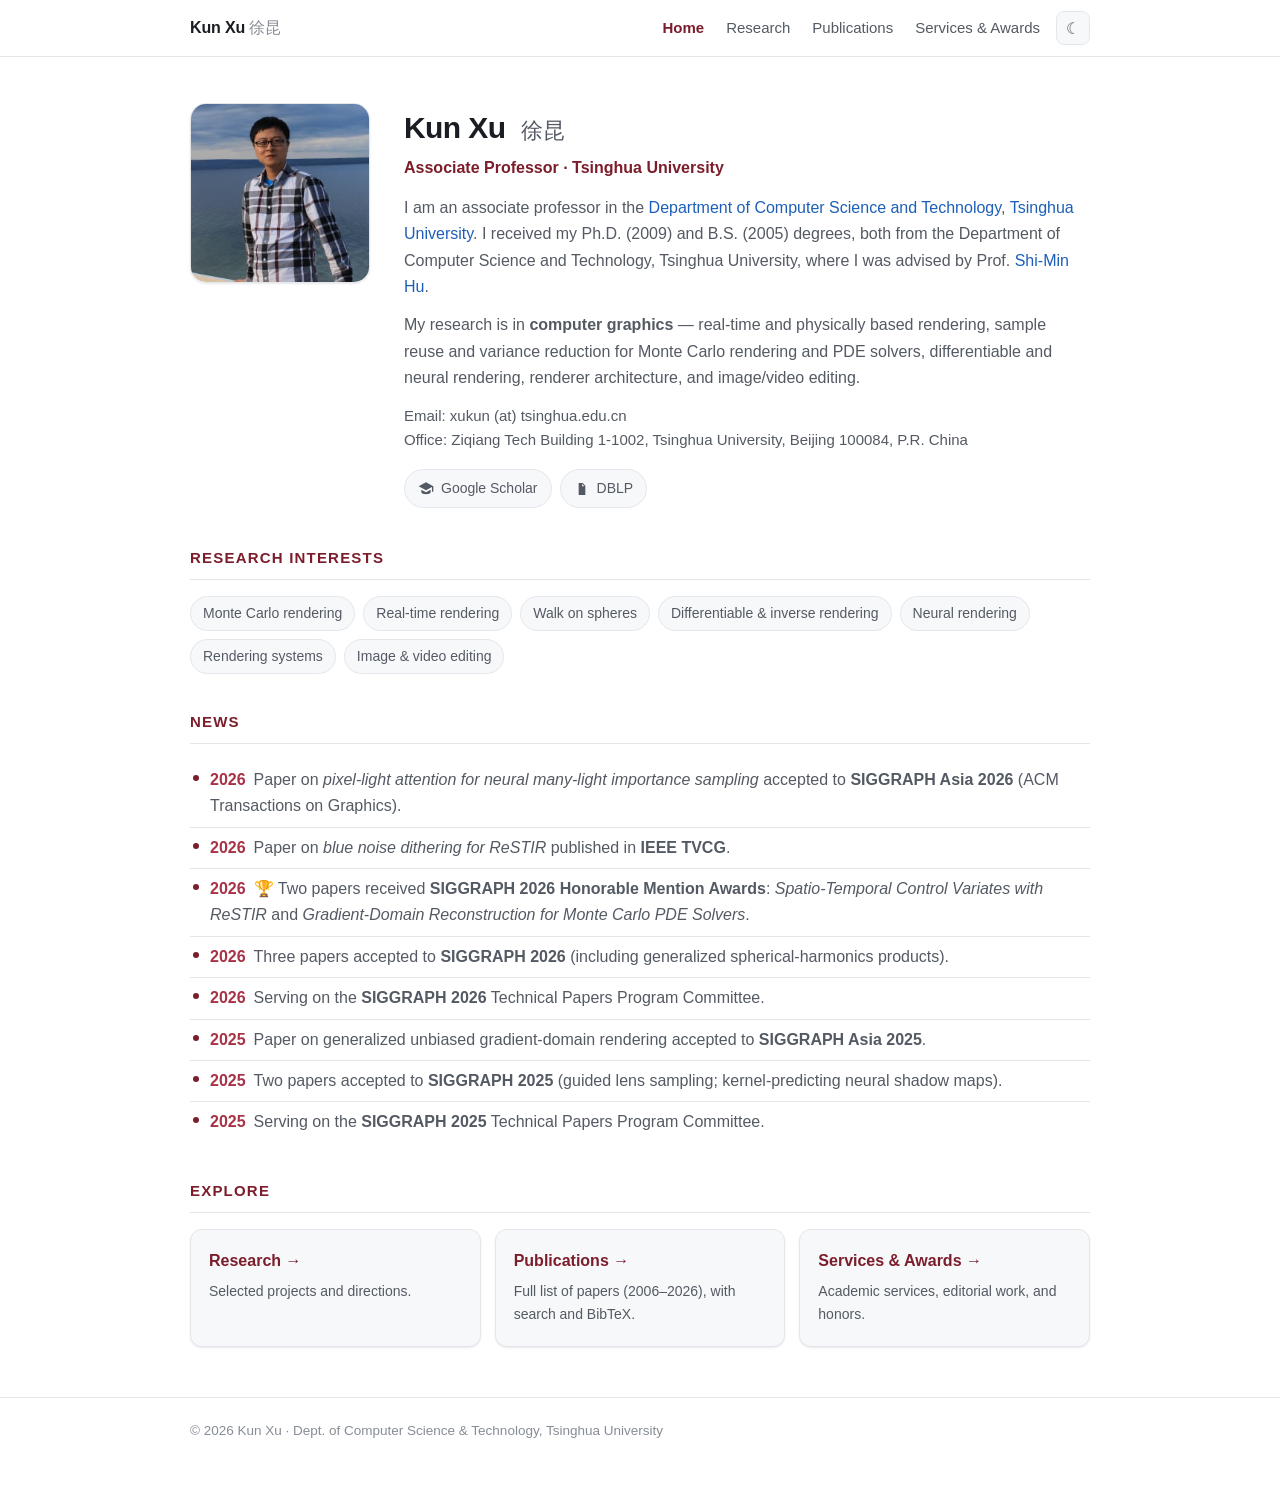
<file: index.html>
<!DOCTYPE html>
<html lang="en">
<head>
  <meta charset="utf-8">
  <meta name="viewport" content="width=device-width, initial-scale=1">
  <title>Kun Xu — Tsinghua University</title>
  <meta name="description" content="Kun Xu (徐昆), Associate Professor, Department of Computer Science and Technology, Tsinghua University. Real-time rendering, differentiable & Monte Carlo rendering, gradient-domain rendering, image & video editing.">
  <link rel="icon" href="assets/img/photo.jpg">
  <link rel="stylesheet" href="assets/css/style.css">
</head>
<body>
  <header class="hero">
    <div class="wrap hero-grid">
      <img class="hero-photo" src="assets/img/photo.jpg" alt="Kun Xu">
      <div>
        <h1>Kun Xu <span class="cn">徐昆</span></h1>
        <p class="role">Associate Professor · Tsinghua University</p>
        <p>
          I am an associate professor in the
          <a href="https://www.cs.tsinghua.edu.cn/csen/" target="_blank" rel="noopener">Department of Computer
          Science and Technology</a>, <a href="https://www.tsinghua.edu.cn/en/" target="_blank" rel="noopener">Tsinghua
          University</a>. I received my Ph.D. (2009) and B.S. (2005) degrees, both from the Department of Computer Science
          and Technology, Tsinghua University, where I was advised by Prof.
          <a href="https://cg.cs.tsinghua.edu.cn/prof_hu.htm" target="_blank" rel="noopener">Shi-Min Hu</a>.
        </p>
        <p>
          My research is in <strong>computer graphics</strong> — real-time and physically based rendering,
          sample reuse and variance reduction for Monte Carlo rendering and PDE solvers, differentiable and
          neural rendering, renderer architecture, and image/video editing.
        </p>
        <p class="contact">
          Email: xukun (at) tsinghua.edu.cn<br>
          Office: Ziqiang Tech Building 1-1002, Tsinghua University, Beijing 100084, P.R. China
        </p>

        <div class="iconrow">
          <a href="https://scholar.google.com/citations?user=W2XJUmUAAAAJ" target="_blank" rel="noopener">
            <svg viewBox="0 0 24 24" aria-hidden="true"><path d="M12 2 1 8l11 6 9-4.9V16h2V8L12 2ZM5 13.2V17c0 1.7 3.1 3 7 3s7-1.3 7-3v-3.8l-7 3.8-7-3.8Z"/></svg>
            Google Scholar
          </a>
          <a href="https://dblp.org/pid/29/6948-3" target="_blank" rel="noopener">
            <svg viewBox="0 0 24 24" aria-hidden="true"><path d="M7 3h6l4 4v14H7V3Zm5 1.5V8h3.5L12 4.5ZM9 11h6v1.5H9V11Zm0 3h6v1.5H9V14Z"/></svg>
            DBLP
          </a>
        </div>
      </div>
    </div>
  </header>

  <main class="wrap">
    <section id="research-interests">
      <h2 class="sec">Research Interests</h2>
      <div class="chips">
        <span class="chip">Monte Carlo rendering</span>
        <span class="chip">Real-time rendering</span>
        <span class="chip">Walk on spheres</span>
        <span class="chip">Differentiable &amp; inverse rendering</span>
        <span class="chip">Neural rendering</span>
        <span class="chip">Rendering systems</span>
        <span class="chip">Image &amp; video editing</span>
      </div>
    </section>

    <section id="news">
      <h2 class="sec">News</h2>
      <ul class="plain">
        <li><span class="news-date">2026</span>Paper on <em>pixel-light attention for neural many-light importance sampling</em> accepted to <strong>SIGGRAPH Asia 2026</strong> (ACM Transactions on Graphics).</li>
        <li><span class="news-date">2026</span>Paper on <em>blue noise dithering for ReSTIR</em> published in <strong>IEEE TVCG</strong>.</li>
        <li><span class="news-date">2026</span>🏆 Two papers received <strong>SIGGRAPH 2026 Honorable Mention Awards</strong>: <em>Spatio-Temporal Control Variates with ReSTIR</em> and <em>Gradient-Domain Reconstruction for Monte Carlo PDE Solvers</em>.</li>
        <li><span class="news-date">2026</span>Three papers accepted to <strong>SIGGRAPH 2026</strong> (including generalized spherical-harmonics products).</li>
        <li><span class="news-date">2026</span>Serving on the <strong>SIGGRAPH 2026</strong> Technical Papers Program Committee.</li>
        <li><span class="news-date">2025</span>Paper on generalized unbiased gradient-domain rendering accepted to <strong>SIGGRAPH Asia 2025</strong>.</li>
        <li><span class="news-date">2025</span>Two papers accepted to <strong>SIGGRAPH 2025</strong> (guided lens sampling; kernel-predicting neural shadow maps).</li>
        <li><span class="news-date">2025</span>Serving on the <strong>SIGGRAPH 2025</strong> Technical Papers Program Committee.</li>
      </ul>
    </section>

    <section id="explore">
      <h2 class="sec">Explore</h2>
      <div class="cards">
        <a class="card" href="research.html">
          <span class="card-title">Research →</span>
          <span class="card-desc">Selected projects and directions.</span>
        </a>
        <a class="card" href="publications.html">
          <span class="card-title">Publications →</span>
          <span class="card-desc">Full list of papers (2006–2026), with search and BibTeX.</span>
        </a>
        <a class="card" href="awards.html">
          <span class="card-title">Services &amp; Awards →</span>
          <span class="card-desc">Academic services, editorial work, and honors.</span>
        </a>
      </div>
    </section>
  </main>

  <script src="assets/js/site.js"></script>
</body>
</html>
</file>
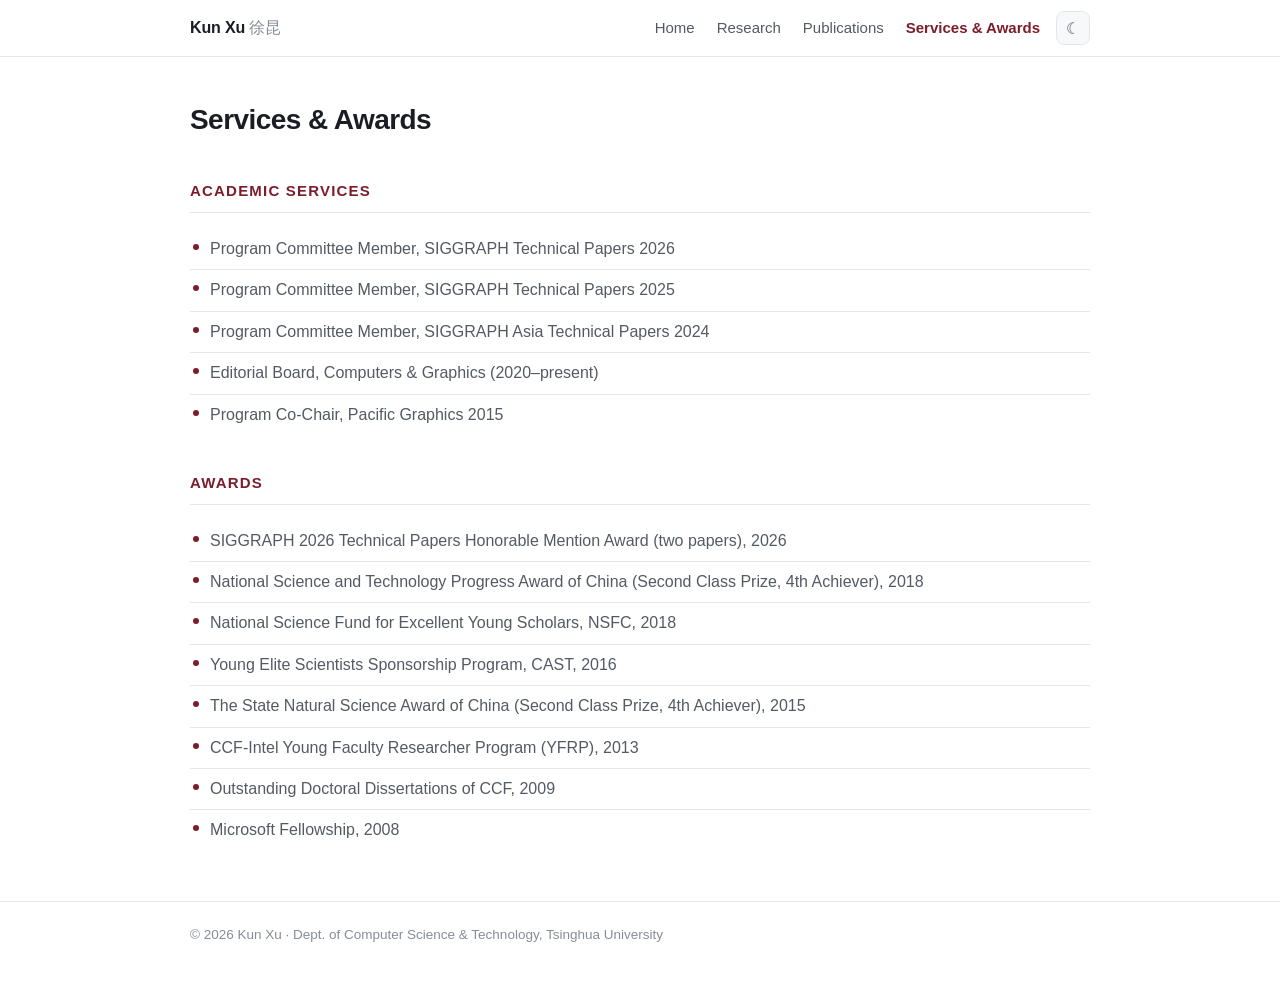
<file: awards.html>
<!DOCTYPE html>
<html lang="en">
<head>
  <meta charset="utf-8">
  <meta name="viewport" content="width=device-width, initial-scale=1">
  <title>Services &amp; Awards — Kun Xu</title>
  <meta name="description" content="Academic services and awards of Kun Xu (徐昆), Tsinghua University.">
  <link rel="icon" href="assets/img/photo.jpg">
  <link rel="stylesheet" href="assets/css/style.css">
</head>
<body>
  <main class="wrap">
    <header class="page-head">
      <h1>Services &amp; Awards</h1>
    </header>

    <section id="services">
      <h2 class="sec">Academic Services</h2>
      <ul class="plain">
        <li>Program Committee Member, SIGGRAPH Technical Papers 2026</li>
        <li>Program Committee Member, SIGGRAPH Technical Papers 2025</li>
        <li>Program Committee Member, SIGGRAPH Asia Technical Papers 2024</li>
        <li>Editorial Board, Computers &amp; Graphics (2020–present)</li>
        <li>Program Co-Chair, Pacific Graphics 2015</li>
      </ul>
    </section>

    <section id="awards">
      <h2 class="sec">Awards</h2>
      <ul class="plain">
        <li>SIGGRAPH 2026 Technical Papers Honorable Mention Award (two papers), 2026</li>
        <li>National Science and Technology Progress Award of China (Second Class Prize, 4th Achiever), 2018</li>
        <li>National Science Fund for Excellent Young Scholars, NSFC, 2018</li>
        <li>Young Elite Scientists Sponsorship Program, CAST, 2016</li>
        <li>The State Natural Science Award of China (Second Class Prize, 4th Achiever), 2015</li>
        <li>CCF-Intel Young Faculty Researcher Program (YFRP), 2013</li>
        <li>Outstanding Doctoral Dissertations of CCF, 2009</li>
        <li>Microsoft Fellowship, 2008</li>
      </ul>
    </section>
  </main>

  <script src="assets/js/site.js"></script>
</body>
</html>
</file>
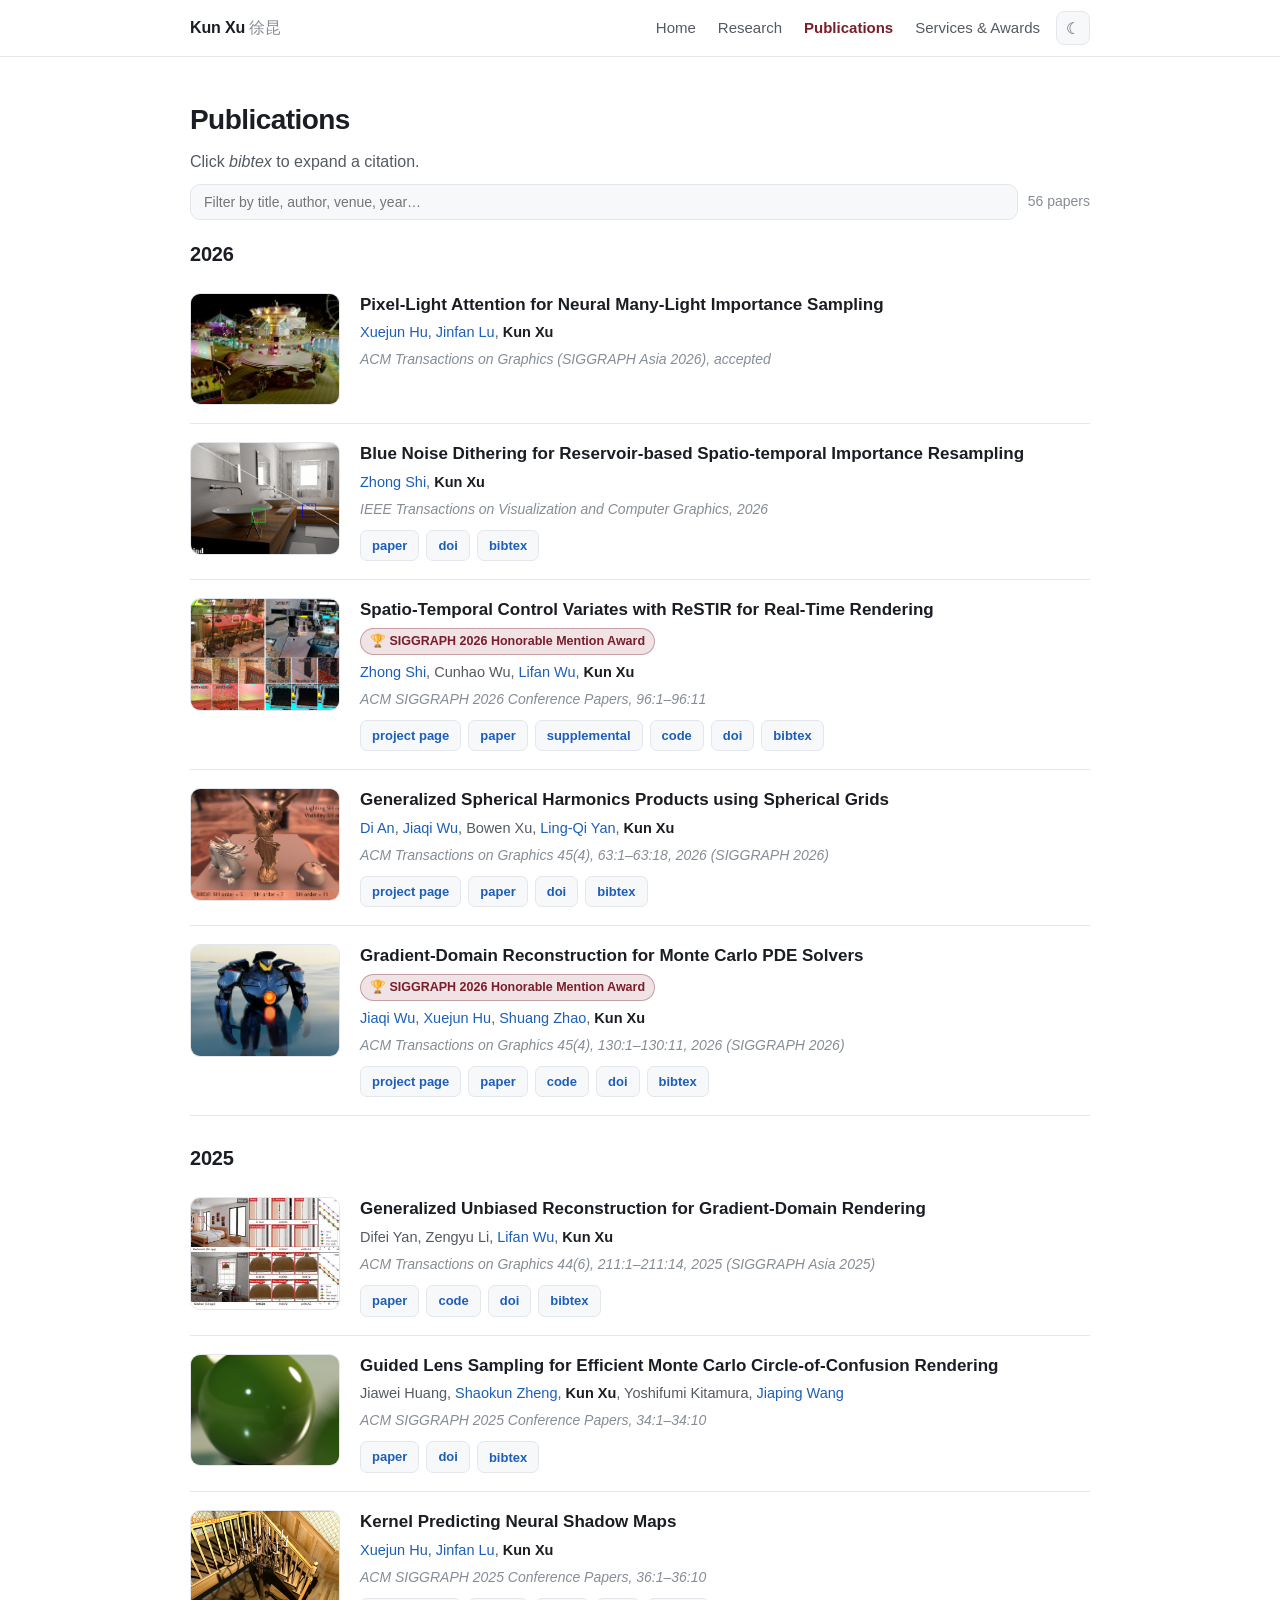
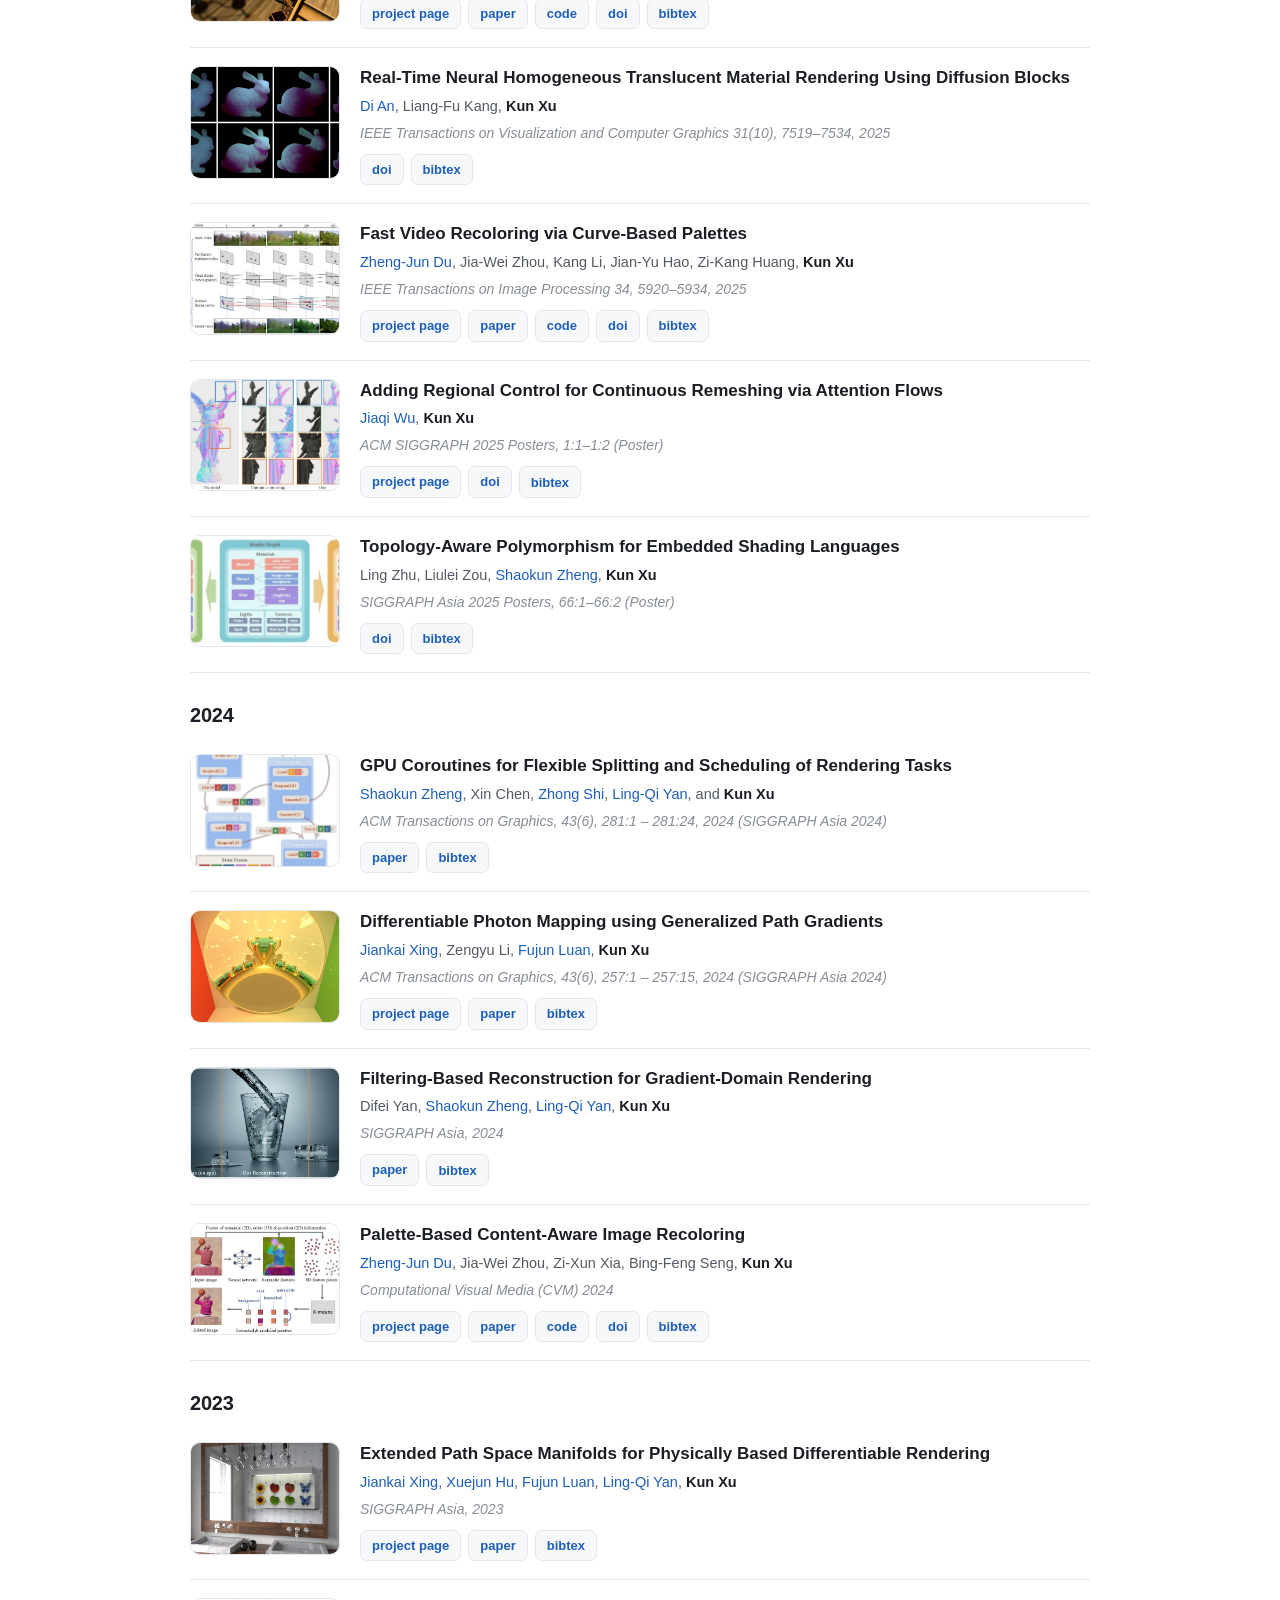
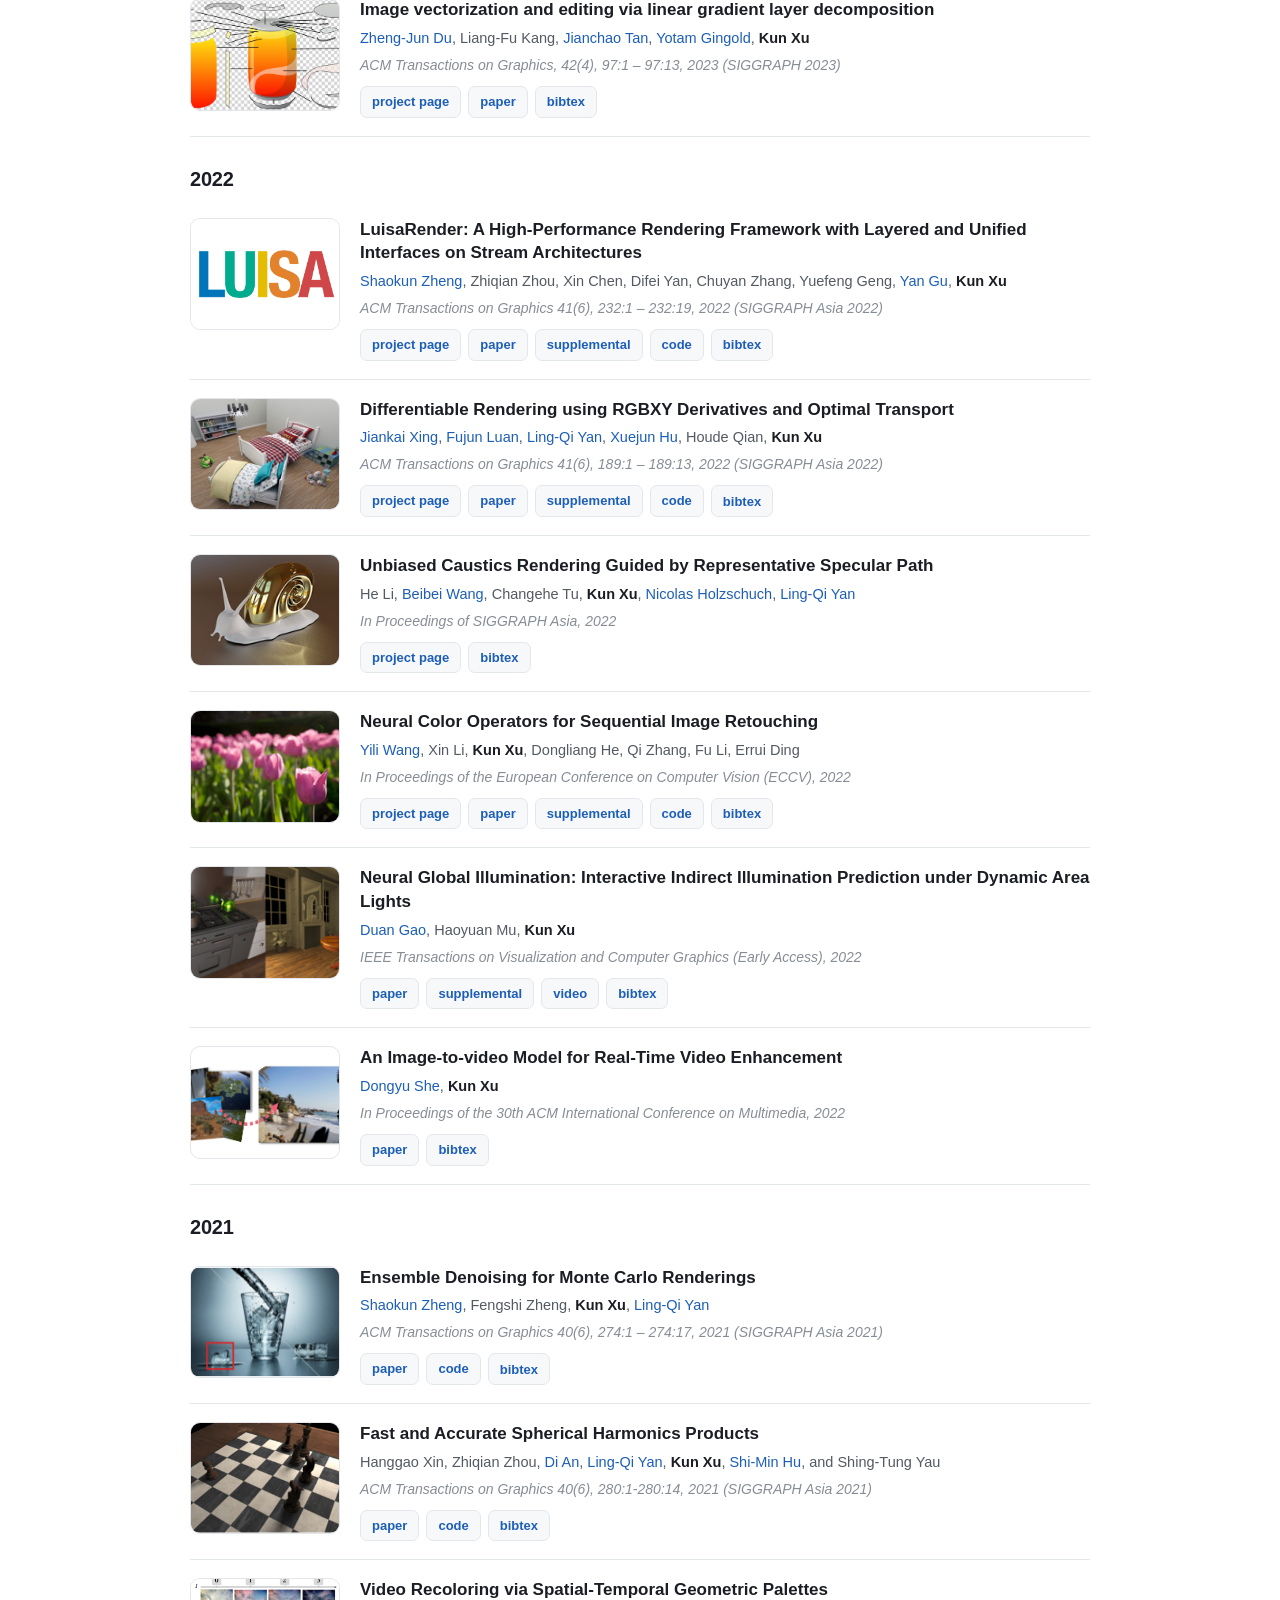
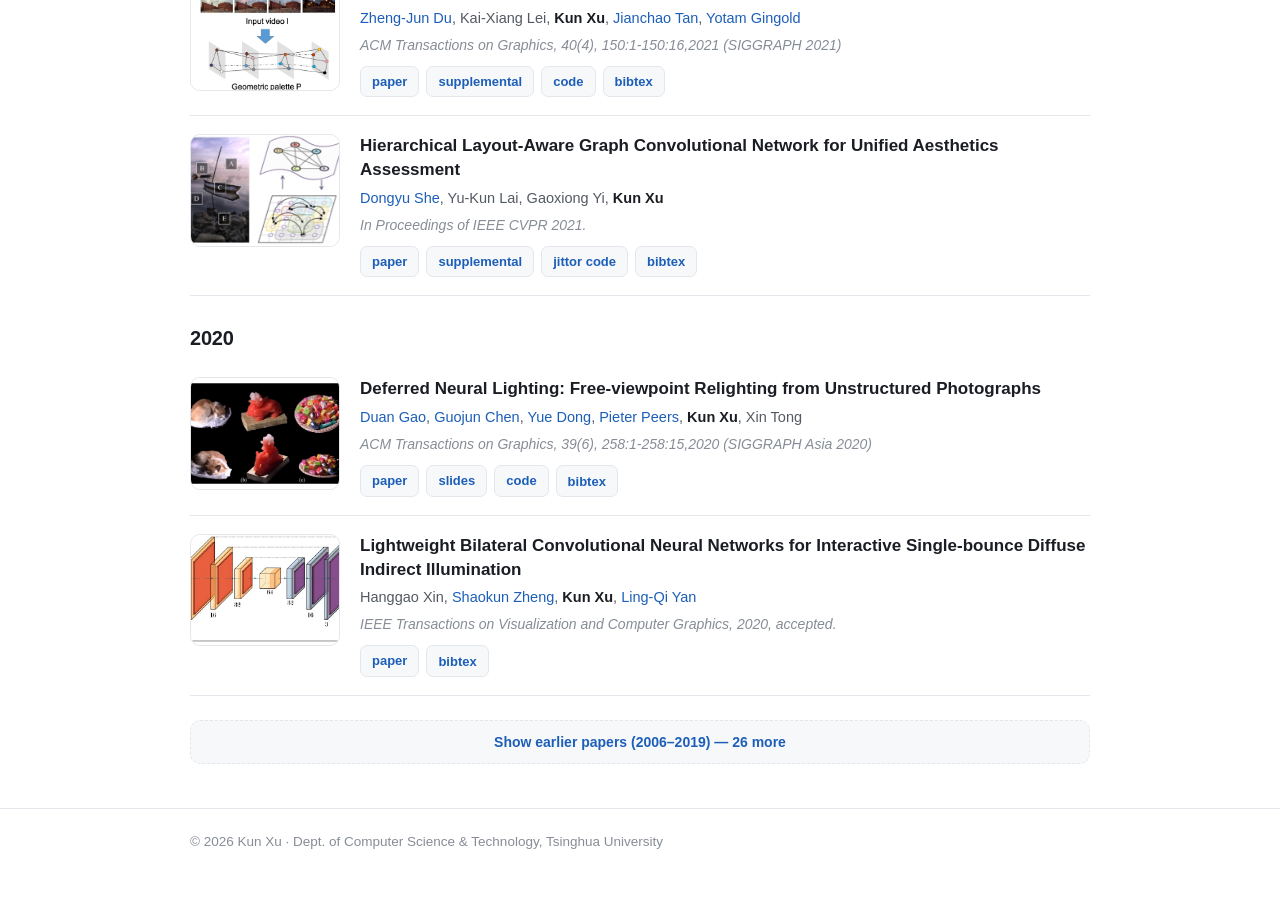
<file: publications.html>
<!DOCTYPE html>
<html lang="en">
<head>
  <meta charset="utf-8">
  <meta name="viewport" content="width=device-width, initial-scale=1">
  <title>Publications — Kun Xu</title>
  <meta name="description" content="Full list of publications by Kun Xu (徐昆), Tsinghua University — computer graphics, rendering, and image/video editing.">
  <link rel="icon" href="assets/img/photo.jpg">
  <link rel="stylesheet" href="assets/css/style.css">
</head>
<body>
  <main class="wrap">
    <header class="page-head">
      <h1>Publications</h1>
      <p class="page-sub">Click <em>bibtex</em> to expand a citation.</p>
    </header>

    <div class="pub-toolbar">
      <input id="pubSearch" type="search" placeholder="Filter by title, author, venue, year…" aria-label="Filter publications">
      <span class="pub-count" id="pubCount"></span>
    </div>
    <div id="pubList"><p style="color:var(--text-faint)">Loading publications…</p></div>
  </main>

  <script src="assets/js/site.js"></script>
  <script src="assets/js/publications.js"></script>
</body>
</html>
</file>
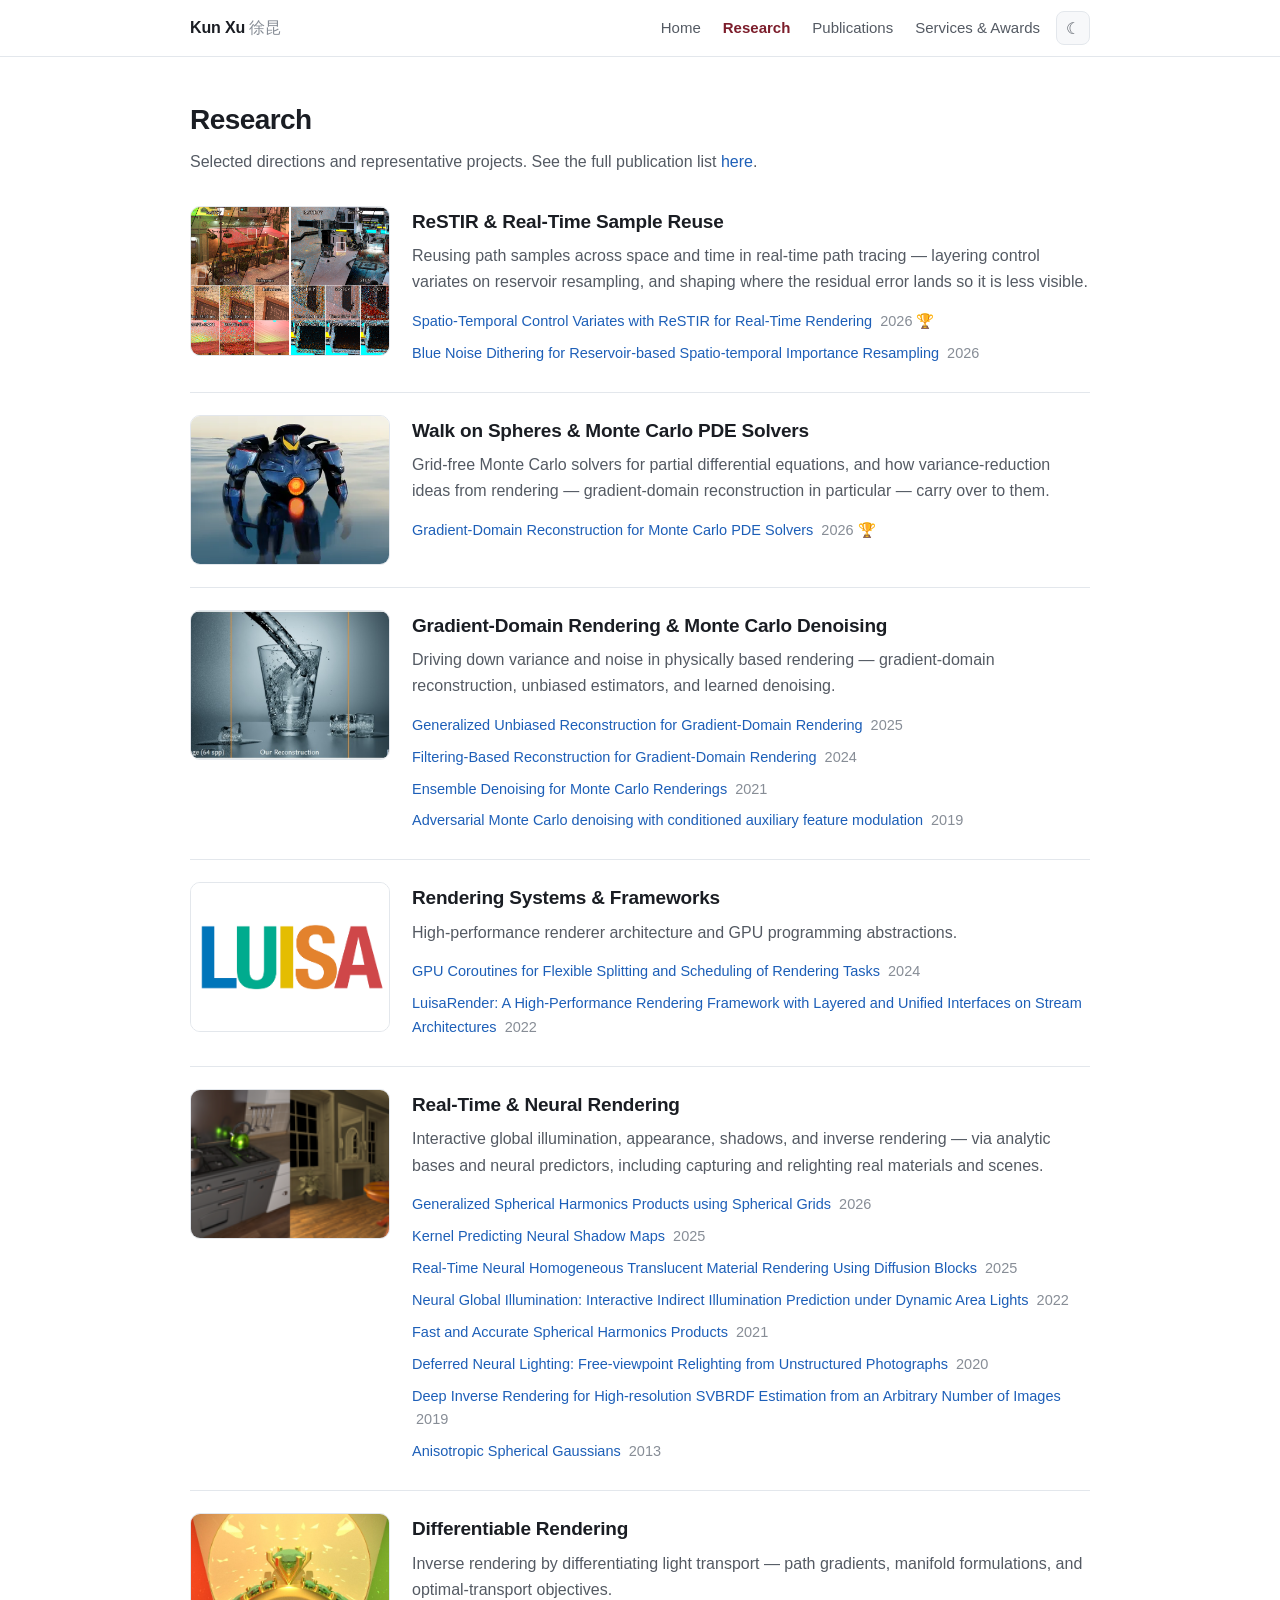
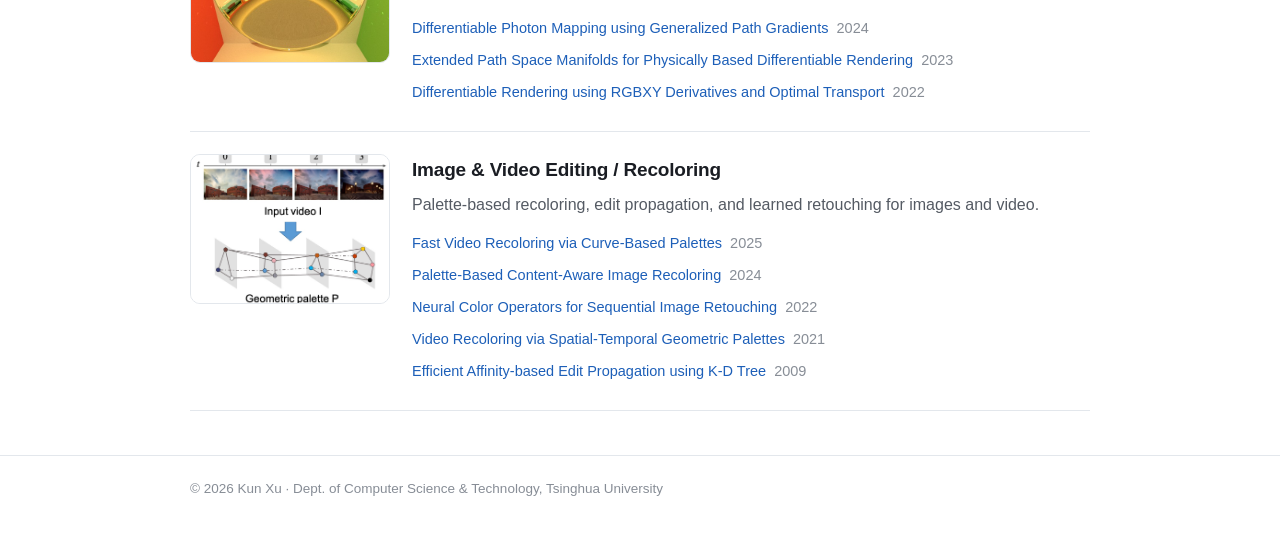
<file: research.html>
<!DOCTYPE html>
<html lang="en">
<head>
  <meta charset="utf-8">
  <meta name="viewport" content="width=device-width, initial-scale=1">
  <title>Research — Kun Xu</title>
  <meta name="description" content="Research directions of Kun Xu (徐昆), Tsinghua University — gradient-domain and Monte Carlo rendering, differentiable rendering, neural rendering, image & video editing.">
  <link rel="icon" href="assets/img/photo.jpg">
  <link rel="stylesheet" href="assets/css/style.css">
</head>
<body>
  <main class="wrap">
    <header class="page-head">
      <h1>Research</h1>
      <p class="page-sub">Selected directions and representative projects. See the full publication list <a href="publications.html">here</a>.</p>
    </header>
    <div id="themes"><p style="color:var(--text-faint)">Loading…</p></div>
  </main>

  <script src="assets/js/site.js"></script>
  <script src="assets/js/research.js"></script>
</body>
</html>
</file>
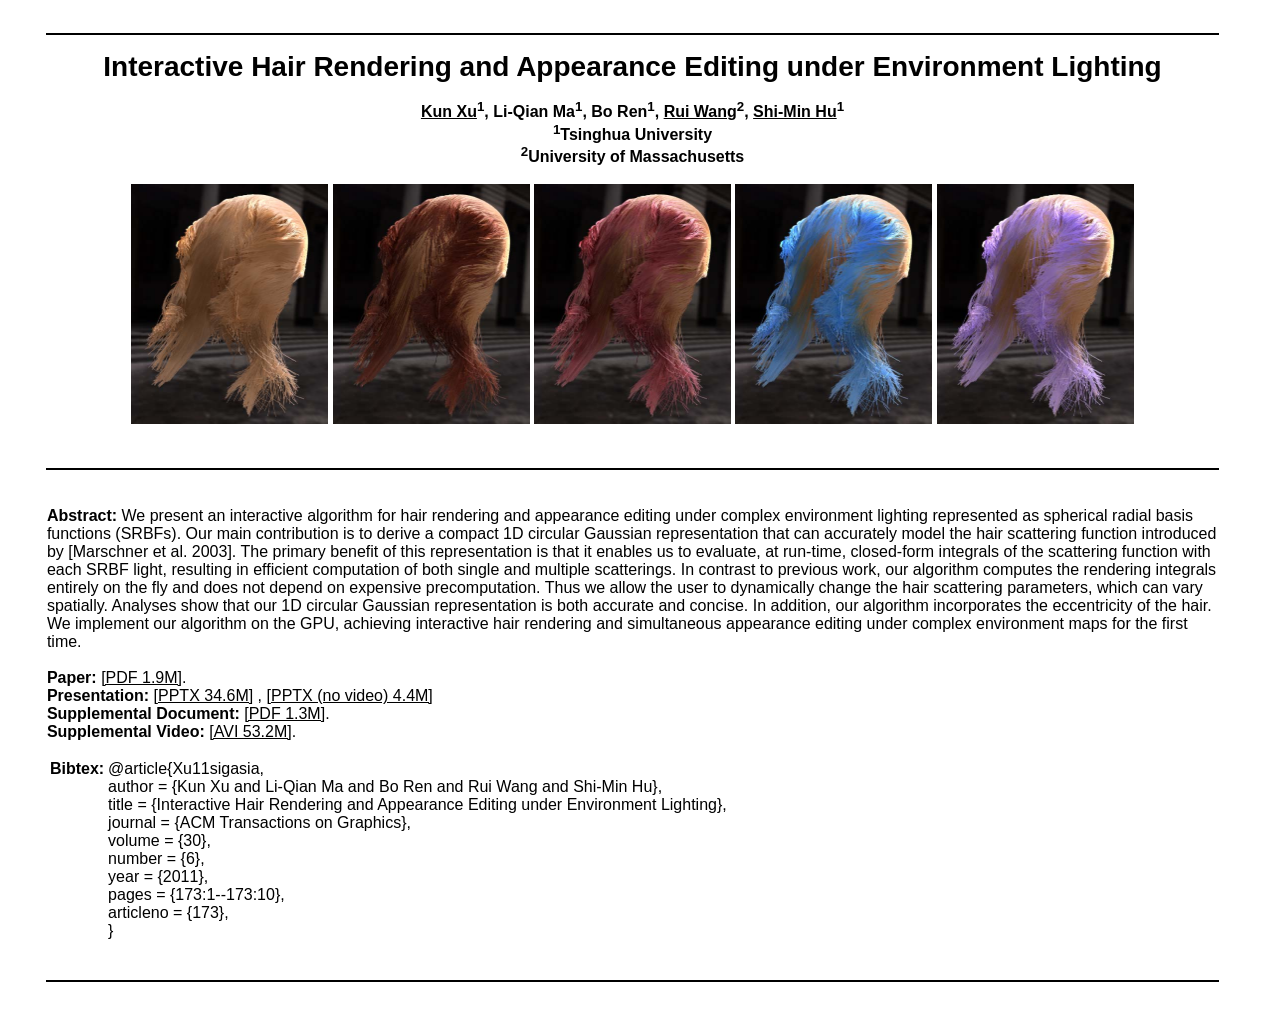
<file: pub/hair/project.html>
<html>
<head>
<title>Interactive Hair Rendering and Appearance Editing under Environment Lighting</title>

<STYLE type=text/css>
BODY {
	MARGIN: 15px 30px 0px 15px; BACKGROUND-COLOR: #ffffff
}
.style1 {
	FONT-FAMILY: Verdana, Arial, Helvetica, sans-serif
}
.style2 {
	FONT-WEIGHT: bold; FONT-SIZE: 18px
}
.style_title {
	FONT-WEIGHT: bold; 	FONT-SIZE: 28px ; FONT-FAMILY: Verdana, Arial, Helvetica, sans-serif
}
.style_author {
	FONT-WEIGHT: bold; 	FONT-SIZE: 16px ; FONT-FAMILY: Verdana, Arial, Helvetica, sans-serif
}

.style3 {
	FONT-SIZE: 12px
}
.style4 {
	FONT-SIZE: 12px; FONT-FAMILY: Verdana, Arial, Helvetica, sans-serif
}
.style6 {
	COLOR: #29396d
}
.style7 {
	FONT-SIZE: 18px; FONT-FAMILY: Verdana, Arial, Helvetica, sans-serif
}
.style9 {
	FONT-SIZE: 16px
}
.style10 {
	FONT-SIZE: 12px; COLOR: #000033
}
.style12 {
	COLOR: #333333
}
.style14 {
	FONT-WEIGHT: bold; FONT-SIZE: 16px
}
.style15 {
	font-family: Arial, Helvetica, sans-serif;
	font-weight: bold;
	font-size: 10px;
}
</STYLE>


</head>
<script type="text/javascript">

  var _gaq = _gaq || [];
  _gaq.push(['_setAccount', 'UA-1068843-6']);
  _gaq.push(['_trackPageview']);

  (function() {
    var ga = document.createElement('script'); ga.type = 'text/javascript'; ga.async = true;
    ga.src = ('https:' == document.location.protocol ? 'https://ssl' : 'http://www') + '.google-analytics.com/ga.js';
    var s = document.getElementsByTagName('script')[0]; s.parentNode.insertBefore(ga, s);
  })();

</script>
<br>

<body BGCOLOR="#ffffff" link="#000000" vlink="#000000" class="style1">

<center>
<table width=95% bgcolor="#000000" cellspacing=0 cellpadding=1 border=0>
<tr><td>
<table width=100% bgcolor="#444444" cellspacing=0 cellpadding=0 border=0>
<tr><td>
<table width=100% bgcolor="#444444" cellspacing=0 cellpadding=0 border=0>

<tr><td>
<tr><td></td></tr></table></td></tr></table></td></tr></table>

<p><span class="style_title">Interactive Hair Rendering and Appearance Editing under Environment Lighting</span></p>
<p>
  <span class="style_author"><a href="http://cg.cs.tsinghua.edu.cn/people/~kun">Kun Xu</a><sup>1</sup>, Li-Qian Ma<sup>1</sup>, Bo Ren<sup>1</sup>,  <a href="http://www.cs.umass.edu/~ruiwang/">Rui Wang</a><sup>2</sup>, <a href="http://cg.cs.tsinghua.edu.cn/prof_hu.htm">Shi-Min Hu</a><sup>1</sup> <br>
    <sup>1</sup>Tsinghua University<br>
    <sup>2</sup>University of Massachusetts<br>
    </span>
  
  <span class="style1"><br>
    
    
    
    <a href="hair1.jpg"><img src="hair1.jpg" width=197 height=240></a>
    <a href="hair2.jpg"><img src="hair2.jpg" width=197 height=240></a>
    <a href="hair3.jpg"><img src="hair3.jpg" width=197 height=240></a>
    <a href="hair4.jpg"><img src="hair4.jpg" width=197 height=240></a>
    <a href="hair5.jpg"><img src="hair5.jpg" width=197 height=240></a>
    
    </span> 
</p>
<table width=689>
  <tr><td>
    
    
  </td></tr>
</table>

<span class="style1"><br>

</span>
<table width=95% bgcolor="#000000" cellspacing=0 cellpadding=1 border=0>
  <tr><td>
  <table width=100% bgcolor="#444444" cellspacing=0 cellpadding=0 border=0>
  <tr><td>
  <table width=100% bgcolor="#444444" cellspacing=0 cellpadding=0 border=0>
  <tr><td>
<tr><td></td></tr></table></td></tr></table></td></tr></table>

</center>

<span class="style1"><br>
<br>

</span>
<center>
  <table width=95% bgcolor="#ffffff" cellspacing=0 cellpadding=1 border=0>
  <tr>
    <td>
    
    <p><span class="style1"><b>Abstract:</b>
      We present an interactive algorithm for hair rendering and appearance
      editing under complex environment lighting represented
      as spherical radial basis functions (SRBFs). Our main contribution
      is to derive a compact 1D circular Gaussian representation
      that can accurately model the hair scattering function introduced
      by [Marschner et al. 2003]. The primary benefit of this representation
      is that it enables us to evaluate, at run-time, closed-form integrals
      of the scattering function with each SRBF light, resulting
      in efficient computation of both single and multiple scatterings. In
      contrast to previous work, our algorithm computes the rendering
      integrals entirely on the fly and does not depend on expensive precomputation.
      Thus we allow the user to dynamically change the
      hair scattering parameters, which can vary spatially. Analyses show
      that our 1D circular Gaussian representation is both accurate and
      concise. In addition, our algorithm incorporates the eccentricity of
      the hair. We implement our algorithm on the GPU, achieving interactive
      hair rendering and simultaneous appearance editing under
      complex environment maps for the first time.
      <br><br>
      
      <b>Paper:</b> <a href="[SIGA11][Interactive%20Hair%20Rendering%20and%20Appearance%20Editing%20under%20Environment%20Lighting].pdf">[PDF 1.9M]</a>. <br>
      <b>Presentation:</b> <a href="hair.pptx">[PPTX 34.6M]</a> , <a href="hair_novideo.pptx">[PPTX (no video) 4.4M]</a><br>
      <b>Supplemental Document:</b> <a href="[SIGA11][Interactive%20Hair%20Rendering%20and%20Appearance%20Editing%20under%20Environment%20Lighting]_sup.pdf">[PDF 1.3M]</a>. <br>  
      <b>Supplemental Video:</b> <a href="[SIGA11][Interactive%20Hair%20Rendering%20and%20Appearance%20Editing%20under%20Environment%20Lighting].avi">[AVI 53.2M]</a>.</span></p>
    <table width="100%" border="0">
      <tr>
        <td width="1%" align="left" valign="top"><b>Bibtex: </b></td>
        <td width="99%">@article{Xu11sigasia,<br>
          author = {Kun Xu and Li-Qian Ma and Bo Ren and Rui Wang and Shi-Min Hu},<br>
          title = {Interactive Hair Rendering and Appearance Editing under Environment Lighting},<br>
          journal = {ACM Transactions on Graphics},<br>
          volume = {30},<br>
          number = {6},<br>
          year = {2011},<br>
          pages = {173:1--173:10},<br>
          articleno = {173},<br>
          }</td>
        </tr>
    </table>

    </table>
  <span class="style1"><br>
  <br>
  </span>
  <table width=95% bgcolor="#000000" cellspacing=0 cellpadding=1 border=0>
    <tr><td>
      <table width=100% bgcolor="#444444" cellspacing=0 cellpadding=0 border=0>
        <tr><td>
          <table width=100% bgcolor="#444444" cellspacing=0 cellpadding=0 border=0>
            <tr><td>
            <tr><td></td></tr></table></td></tr></table></td></tr></table>
  <p>&nbsp;</p>
</center>
</body>
</html>
</file>
<file: assets/css/style.css>
/* Kun Xu — homepage. Hand-written, no build step. Light/dark theming via CSS vars. */
:root {
  --bg: #ffffff;
  --surface: #f7f8fa;
  --surface-2: #eef1f5;
  --text: #1a1d23;
  --text-soft: #545a63;
  --text-faint: #878d96;
  --border: #e3e7ec;
  --accent: #7c1d2b;      /* Tsinghua-ish deep crimson */
  --accent-soft: #a83246;
  --link: #1d5fb8;
  --max: 940px;
  --radius: 12px;
  --shadow: 0 1px 2px rgba(16,24,40,.06), 0 1px 3px rgba(16,24,40,.04);
}
:root[data-theme="dark"] {
  --bg: #0f1216;
  --surface: #161a20;
  --surface-2: #1d222a;
  --text: #e7eaee;
  --text-soft: #aab2bd;
  --text-faint: #7b8492;
  --border: #262c35;
  --accent: #e0637a;
  --accent-soft: #eb8496;
  --link: #6fb0ff;
  --shadow: 0 1px 2px rgba(0,0,0,.4);
}
@media (prefers-color-scheme: dark) {
  :root:not([data-theme="light"]) {
    --bg: #0f1216; --surface: #161a20; --surface-2: #1d222a;
    --text: #e7eaee; --text-soft: #aab2bd; --text-faint: #7b8492;
    --border: #262c35; --accent: #e0637a; --accent-soft: #eb8496; --link: #6fb0ff;
    --shadow: 0 1px 2px rgba(0,0,0,.4);
  }
}

* { box-sizing: border-box; }
html { scroll-behavior: smooth; scroll-padding-top: 70px; }
body {
  margin: 0;
  font-family: -apple-system, BlinkMacSystemFont, "Segoe UI", Roboto, "Helvetica Neue",
    "PingFang SC", "Microsoft YaHei", Arial, sans-serif;
  font-size: 16px; line-height: 1.65;
  color: var(--text); background: var(--bg);
  -webkit-font-smoothing: antialiased;
}
a { color: var(--link); text-decoration: none; }
a:hover { text-decoration: underline; }
.wrap { max-width: var(--max); margin: 0 auto; padding: 0 20px; }

/* ---- nav ---- */
.nav {
  position: sticky; top: 0; z-index: 50;
  background: color-mix(in srgb, var(--bg) 88%, transparent);
  backdrop-filter: saturate(180%) blur(10px);
  border-bottom: 1px solid var(--border);
}
.nav .wrap { display: flex; align-items: center; gap: 6px; height: 56px; }
.nav .brand { font-weight: 700; color: var(--text); margin-right: auto; letter-spacing: -.01em; white-space: nowrap; }
.nav .brand:hover { text-decoration: none; color: var(--accent); }
.nav .brand-cn { color: var(--text-faint); font-weight: 500; }
.navlinks { display: flex; gap: 2px; }
.nav a.navlink { color: var(--text-soft); padding: 6px 10px; border-radius: 8px; font-size: 15px; white-space: nowrap; }
.nav a.navlink:hover { color: var(--text); background: var(--surface-2); text-decoration: none; }
.nav a.navlink.active { color: var(--accent); font-weight: 600; }
.theme-btn {
  cursor: pointer; border: 1px solid var(--border); background: var(--surface);
  color: var(--text-soft); border-radius: 8px; width: 34px; height: 34px; font-size: 16px;
  display: inline-flex; align-items: center; justify-content: center;
}
.theme-btn:hover { color: var(--text); }

/* ---- hero ---- */
.hero { padding: 46px 0 8px; }
.hero-grid { display: grid; grid-template-columns: 180px 1fr; gap: 34px; align-items: start; }
.hero-photo {
  width: 180px; height: 180px; object-fit: cover; border-radius: 16px;
  box-shadow: var(--shadow); border: 1px solid var(--border);
}
.hero h1 { margin: 0 0 2px; font-size: 30px; letter-spacing: -.02em; }
.hero h1 .cn { color: var(--text-soft); font-weight: 500; font-size: 22px; margin-left: 8px; }
.hero .role { margin: 0 0 14px; color: var(--accent); font-weight: 600; }
.hero p { margin: 0 0 12px; color: var(--text-soft); }
.hero p a { color: var(--link); }
.contact { font-size: 15px; color: var(--text-soft); }
.contact code { font-family: ui-monospace, SFMono-Regular, Menlo, monospace; background: var(--surface-2);
  padding: 1px 6px; border-radius: 6px; color: var(--text); }

.iconrow { display: flex; flex-wrap: wrap; gap: 8px; margin-top: 16px; }
.iconrow a {
  display: inline-flex; align-items: center; gap: 7px; font-size: 14px; font-weight: 500;
  padding: 7px 13px; border: 1px solid var(--border); border-radius: 999px;
  background: var(--surface); color: var(--text-soft);
}
.iconrow a:hover { color: var(--text); border-color: var(--accent); text-decoration: none; }
.iconrow svg { width: 16px; height: 16px; fill: currentColor; }

/* ---- sections ---- */
section { padding: 30px 0 6px; }
h2.sec {
  font-size: 15px; text-transform: uppercase; letter-spacing: .08em;
  color: var(--accent); font-weight: 700; margin: 0 0 16px;
  padding-bottom: 8px; border-bottom: 1px solid var(--border);
}
.chips { display: flex; flex-wrap: wrap; gap: 8px; }
.chip { background: var(--surface); border: 1px solid var(--border); color: var(--text-soft);
  padding: 5px 12px; border-radius: 999px; font-size: 14px; }
ul.plain { margin: 0; padding-left: 0; list-style: none; }
ul.plain li { padding: 7px 0 7px 20px; position: relative; color: var(--text-soft); border-bottom: 1px solid var(--border); }
ul.plain li:last-child { border-bottom: 0; }
ul.plain li::before { content: ""; position: absolute; left: 3px; top: 15px; width: 6px; height: 6px;
  border-radius: 50%; background: var(--accent); }
.news-date { color: var(--accent-soft); font-weight: 600; margin-right: 8px; font-variant-numeric: tabular-nums; }

/* ---- publications ---- */
.pub-toolbar { display: flex; flex-wrap: wrap; align-items: center; gap: 10px; margin-bottom: 18px; }
.pub-toolbar input {
  flex: 1; min-width: 180px; padding: 9px 13px; border: 1px solid var(--border);
  border-radius: 10px; background: var(--surface); color: var(--text); font-size: 14px;
}
.pub-toolbar input:focus { outline: 2px solid var(--accent); outline-offset: 1px; border-color: transparent; }
.pub-count { color: var(--text-faint); font-size: 14px; white-space: nowrap; }

.year-head { font-size: 20px; font-weight: 700; color: var(--text); margin: 26px 0 4px;
  letter-spacing: -.01em; }
.year-head:first-child { margin-top: 4px; }

.pub { display: grid; grid-template-columns: 150px 1fr; gap: 20px; padding: 18px 0;
  border-bottom: 1px solid var(--border); }
.pub-thumb {
  width: 150px; aspect-ratio: 4 / 3; object-fit: cover; border-radius: 10px;
  background: var(--surface-2); border: 1px solid var(--border);
}
.pub-thumb.empty { display: flex; align-items: center; justify-content: center; color: var(--text-faint); font-size: 12px; }
.pub.no-thumb { grid-template-columns: 1fr; }   /* papers with no teaser render full-width */
.pub-title2 { font-weight: 650; font-size: 17px; margin: 0 0 5px; color: var(--text); line-height: 1.4; }
.pub-award { display: inline-block; margin: 0 0 6px; font-size: 12.5px; font-weight: 700;
  color: var(--accent); background: color-mix(in srgb, var(--accent) 12%, transparent);
  border: 1px solid color-mix(in srgb, var(--accent) 35%, transparent);
  padding: 2px 9px; border-radius: 999px; }
.pub-authors2 { color: var(--text-soft); font-size: 14.5px; margin: 0 0 3px; }
.pub-authors2 a { color: var(--link); }
.pub-authors2 .me { color: var(--text); font-weight: 700; }
.pub-venue2 { color: var(--text-faint); font-size: 14px; font-style: italic; margin: 0 0 9px; }
.pub-links2 { display: flex; flex-wrap: wrap; gap: 7px; }
.pub-links2 a, .pub-links2 button {
  font-size: 13px; font-weight: 600; padding: 4px 11px; border-radius: 7px;
  border: 1px solid var(--border); background: var(--surface); color: var(--link); cursor: pointer;
}
.pub-links2 a:hover, .pub-links2 button:hover { border-color: var(--accent); text-decoration: none; }
.pub-links2 .lb { color: var(--text-soft); }        /* link-back (hosted at Tsinghua) */
.bibbox { margin-top: 10px; background: var(--surface-2); border: 1px solid var(--border);
  border-radius: 8px; padding: 12px 14px; font-family: ui-monospace, SFMono-Regular, Menlo, monospace;
  font-size: 12.5px; color: var(--text-soft); white-space: pre-wrap; word-break: break-word; overflow-x: auto; }
.hidden { display: none !important; }
.show-older { display: block; width: 100%; margin: 24px 0 8px; padding: 13px;
  text-align: center; border: 1px dashed var(--border); border-radius: 10px;
  background: var(--surface); color: var(--link); font-size: 14px; font-weight: 600;
  cursor: pointer; font-family: inherit; }
.show-older:hover { border-color: var(--accent); color: var(--accent); }

/* ---- page headers (sub-pages) ---- */
.page-head { padding-top: 40px; }
.page-head h1 { font-size: 28px; letter-spacing: -.02em; margin: 0 0 6px; }
.page-sub { color: var(--text-soft); margin: 0 0 8px; }

/* ---- home: explore cards ---- */
.cards { display: grid; grid-template-columns: repeat(3, 1fr); gap: 14px; }
.card { display: flex; flex-direction: column; gap: 6px; padding: 18px 18px 20px;
  border: 1px solid var(--border); border-radius: var(--radius); background: var(--surface);
  color: var(--text); box-shadow: var(--shadow); transition: border-color .15s, transform .15s; }
.card:hover { text-decoration: none; border-color: var(--accent); transform: translateY(-2px); }
.card-title { font-weight: 700; color: var(--accent); }
.card-desc { color: var(--text-soft); font-size: 14px; }

/* ---- research themes ---- */
.theme { display: grid; grid-template-columns: 200px 1fr; gap: 22px; padding: 22px 0;
  border-bottom: 1px solid var(--border); align-items: start; }
.theme-thumb { width: 200px; aspect-ratio: 4/3; object-fit: cover; border-radius: 10px;
  border: 1px solid var(--border); background: var(--surface-2); }
.theme-name { font-size: 19px; margin: 0 0 6px; letter-spacing: -.01em; color: var(--text); }
.theme-blurb { color: var(--text-soft); margin: 0 0 10px; }
.theme-papers { list-style: none; margin: 0; padding: 0; }
.theme-papers li { padding: 4px 0; color: var(--text-soft); font-size: 14.5px; }
.theme-papers a { color: var(--link); }
.theme-yr { color: var(--text-faint); font-variant-numeric: tabular-nums; margin-left: 4px; }

/* ---- footer ---- */
footer { margin-top: 44px; padding: 22px 0 48px; border-top: 1px solid var(--border);
  color: var(--text-faint); font-size: 13.5px; }
.footer-grid { display: flex; flex-wrap: wrap; justify-content: space-between; gap: 10px; align-items: center; }
.footer-links { display: flex; gap: 16px; }
.footer-links a { color: var(--text-soft); }

/* ---- responsive ---- */
@media (max-width: 720px) {
  .hero-grid { grid-template-columns: 1fr; gap: 20px; text-align: left; }
  .hero-photo { width: 130px; height: 130px; }
  .pub { grid-template-columns: 110px 1fr; gap: 14px; }
  .pub-thumb { width: 110px; }
  .nav .brand { font-size: 15px; }
  .nav a.navlink { padding: 6px 7px; }
}
@media (max-width: 720px) {
  .cards { grid-template-columns: 1fr; }
  .theme { grid-template-columns: 120px 1fr; gap: 14px; }
  .theme-thumb { width: 120px; }
  .navlinks { gap: 0; }
  .nav a.navlink { padding: 6px 6px; font-size: 13.5px; }
  .page-head { padding-top: 28px; }
}
@media (max-width: 520px) {
  .pub { grid-template-columns: 1fr; }
  .pub-thumb { width: 100%; max-width: 220px; aspect-ratio: 16/9; }
  .theme { grid-template-columns: 1fr; }
  .theme-thumb { width: 100%; max-width: 260px; }
  .nav .brand-cn { display: none; }
}
</file>
